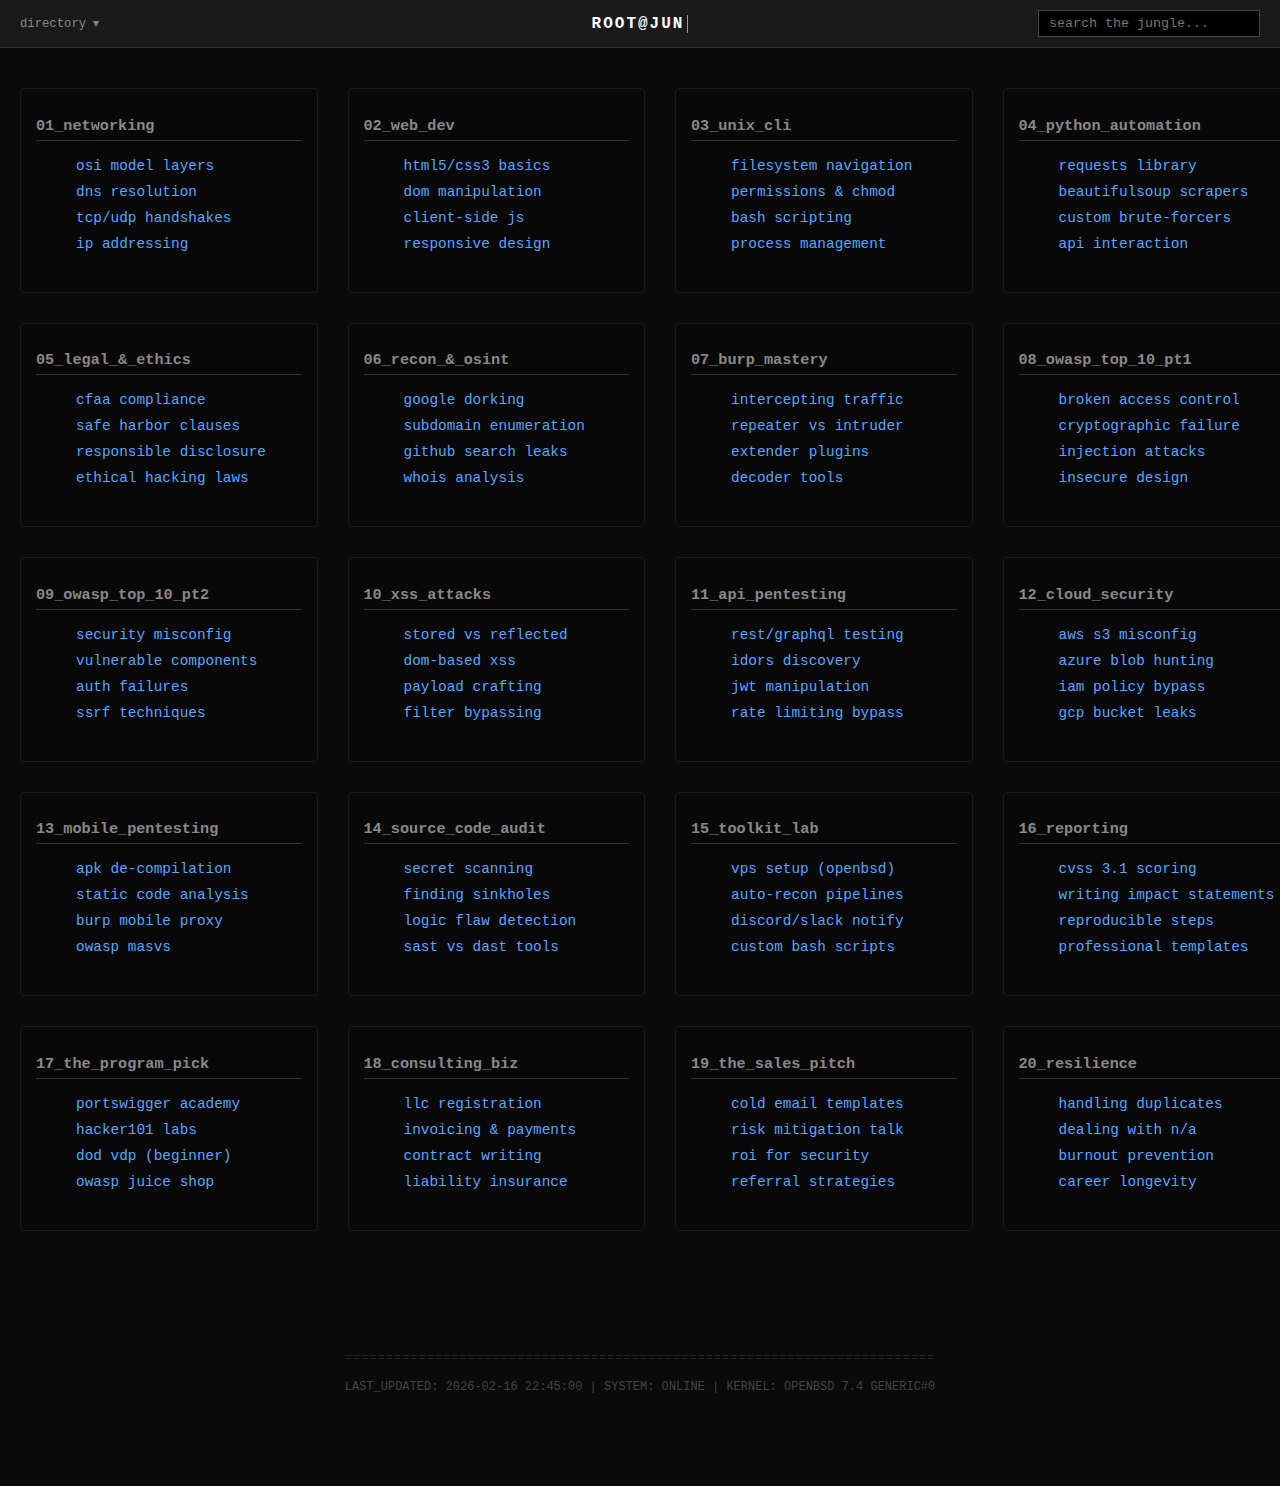
<file: index.html>
<!DOCTYPE html>
<html lang="en">
<head>
    <meta charset="UTF-8">
    <meta name="viewport" content="width=device-width, initial-scale=1.0">
    <title>MyCyberNotes | Bug Bounty Mastery</title>
    <link rel="stylesheet" href="style.css">
</head>
<body>

<nav class="top-nav">
    <div class="nav-left">
        <div class="dropdown" id="mainDropdown">
            <a href="#" class="dropbtn" id="dropToggle">directory ▾</a>
            <div class="dropdown-content" id="dropMenu">
                <a href="index.html">jungle (roadmap)</a>
                <a href="insights.html">insights (archive)</a>
                <a href="about.html">about (operator)</a>
                <a href="https://github.com/MyCyberNotes/I-Do-Cyber/discussions" target="_blank">community</a>
            </div>
        </div>
    </div>

    <div class="nav-center" id="jungle-quote">WELCOME TO THE JUNGLE</div>

    <div class="nav-right">
        <form action="#" class="search-form" onsubmit="return false;">
            <input type="text" placeholder="search the jungle..." class="nav-search">
        </form>
    </div>
</nav>

<main class="grid-content">
    <section class="cl-column">
        <h2>01_networking</h2>
        <ul>
            <li><a href="#" class="copyable">osi model layers</a></li>
            <li><a href="#" class="copyable">dns resolution</a></li>
            <li><a href="#" class="copyable">tcp/udp handshakes</a></li>
            <li><a href="#" class="copyable">ip addressing</a></li>
        </ul>
    </section>

    <section class="cl-column">
        <h2>02_web_dev</h2>
        <ul>
            <li><a href="#" class="copyable">html5/css3 basics</a></li>
            <li><a href="#" class="copyable">dom manipulation</a></li>
            <li><a href="#" class="copyable">client-side js</a></li>
            <li><a href="#" class="copyable">responsive design</a></li>
        </ul>
    </section>

    <section class="cl-column">
        <h2>03_unix_cli</h2>
        <ul>
            <li><a href="#" class="copyable">filesystem navigation</a></li>
            <li><a href="#" class="copyable">permissions & chmod</a></li>
            <li><a href="#" class="copyable">bash scripting</a></li>
            <li><a href="#" class="copyable">process management</a></li>
        </ul>
    </section>

    <section class="cl-column">
        <h2>04_python_automation</h2>
        <ul>
            <li><a href="#" class="copyable">requests library</a></li>
            <li><a href="#" class="copyable">beautifulsoup scrapers</a></li>
            <li><a href="#" class="copyable">custom brute-forcers</a></li>
            <li><a href="#" class="copyable">api interaction</a></li>
        </ul>
    </section>

    <section class="cl-column">
        <h2>05_legal_&_ethics</h2>
        <ul>
            <li><a href="#" class="copyable">cfaa compliance</a></li>
            <li><a href="#" class="copyable">safe harbor clauses</a></li>
            <li><a href="#" class="copyable">responsible disclosure</a></li>
            <li><a href="#" class="copyable">ethical hacking laws</a></li>
        </ul>
    </section>

    <section class="cl-column">
        <h2>06_recon_&_osint</h2>
        <ul>
            <li><a href="google-dorking.html">google dorking</a></li>
            <li><a href="#" class="copyable">subdomain enumeration</a></li>
            <li><a href="#" class="copyable">github search leaks</a></li>
            <li><a href="#" class="copyable">whois analysis</a></li>
        </ul>
    </section>

    <section class="cl-column">
        <h2>07_burp_mastery</h2>
        <ul>
            <li><a href="#" class="copyable">intercepting traffic</a></li>
            <li><a href="#" class="copyable">repeater vs intruder</a></li>
            <li><a href="#" class="copyable">extender plugins</a></li>
            <li><a href="#" class="copyable">decoder tools</a></li>
        </ul>
    </section>

    <section class="cl-column">
        <h2>08_owasp_top_10_pt1</h2>
        <ul>
            <li><a href="#" class="copyable">broken access control</a></li>
            <li><a href="#" class="copyable">cryptographic failure</a></li>
            <li><a href="#" class="copyable">injection attacks</a></li>
            <li><a href="#" class="copyable">insecure design</a></li>
        </ul>
    </section>

    <section class="cl-column">
        <h2>09_owasp_top_10_pt2</h2>
        <ul>
            <li><a href="#" class="copyable">security misconfig</a></li>
            <li><a href="#" class="copyable">vulnerable components</a></li>
            <li><a href="#" class="copyable">auth failures</a></li>
            <li><a href="#" class="copyable">ssrf techniques</a></li>
        </ul>
    </section>

    <section class="cl-column">
        <h2>10_xss_attacks</h2>
        <ul>
            <li><a href="#" class="copyable">stored vs reflected</a></li>
            <li><a href="#" class="copyable">dom-based xss</a></li>
            <li><a href="#" class="copyable">payload crafting</a></li>
            <li><a href="#" class="copyable">filter bypassing</a></li>
        </ul>
    </section>

    <section class="cl-column">
        <h2>11_api_pentesting</h2>
        <ul>
            <li><a href="#" class="copyable">rest/graphql testing</a></li>
            <li><a href="#" class="copyable">idors discovery</a></li>
            <li><a href="#" class="copyable">jwt manipulation</a></li>
            <li><a href="#" class="copyable">rate limiting bypass</a></li>
        </ul>
    </section>

    <section class="cl-column">
        <h2>12_cloud_security</h2>
        <ul>
            <li><a href="#" class="copyable">aws s3 misconfig</a></li>
            <li><a href="#" class="copyable">azure blob hunting</a></li>
            <li><a href="#" class="copyable">iam policy bypass</a></li>
            <li><a href="#" class="copyable">gcp bucket leaks</a></li>
        </ul>
    </section>

    <section class="cl-column">
        <h2>13_mobile_pentesting</h2>
        <ul>
            <li><a href="#" class="copyable">apk de-compilation</a></li>
            <li><a href="#" class="copyable">static code analysis</a></li>
            <li><a href="#" class="copyable">burp mobile proxy</a></li>
            <li><a href="#" class="copyable">owasp masvs</a></li>
        </ul>
    </section>

    <section class="cl-column">
        <h2>14_source_code_audit</h2>
        <ul>
            <li><a href="#" class="copyable">secret scanning</a></li>
            <li><a href="#" class="copyable">finding sinkholes</a></li>
            <li><a href="#" class="copyable">logic flaw detection</a></li>
            <li><a href="#" class="copyable">sast vs dast tools</a></li>
        </ul>
    </section>

    <section class="cl-column">
        <h2>15_toolkit_lab</h2>
        <ul>
            <li><a href="#" class="copyable">vps setup (openbsd)</a></li>
            <li><a href="#" class="copyable">auto-recon pipelines</a></li>
            <li><a href="#" class="copyable">discord/slack notify</a></li>
            <li><a href="#" class="copyable">custom bash scripts</a></li>
        </ul>
    </section>

    <section class="cl-column">
        <h2>16_reporting</h2>
        <ul>
            <li><a href="#" class="copyable">cvss 3.1 scoring</a></li>
            <li><a href="#" class="copyable">writing impact statements</a></li>
            <li><a href="#" class="copyable">reproducible steps</a></li>
            <li><a href="#" class="copyable">professional templates</a></li>
        </ul>
    </section>

    <section class="cl-column">
        <h2>17_the_program_pick</h2>
        <ul>
            <li><a href="https://portswigger.net/web-security" target="_blank">portswigger academy</a></li>
            <li><a href="https://www.hacker101.com/" target="_blank">hacker101 labs</a></li>
            <li><a href="https://hackerone.com/deptofdefense" target="_blank">dod vdp (beginner)</a></li>
            <li><a href="https://owasp.org/www-project-juice-shop/" target="_blank">owasp juice shop</a></li>
        </ul>
    </section>

    <section class="cl-column">
        <h2>18_consulting_biz</h2>
        <ul>
            <li><a href="#" class="copyable">llc registration</a></li>
            <li><a href="#" class="copyable">invoicing & payments</a></li>
            <li><a href="#" class="copyable">contract writing</a></li>
            <li><a href="#" class="copyable">liability insurance</a></li>
        </ul>
    </section>

    <section class="cl-column">
        <h2>19_the_sales_pitch</h2>
        <ul>
            <li><a href="#" class="copyable">cold email templates</a></li>
            <li><a href="#" class="copyable">risk mitigation talk</a></li>
            <li><a href="#" class="copyable">roi for security</a></li>
            <li><a href="#" class="copyable">referral strategies</a></li>
        </ul>
    </section>

    <section class="cl-column">
        <h2>20_resilience</h2>
        <ul>
            <li><a href="#" class="copyable">handling duplicates</a></li>
            <li><a href="#" class="copyable">dealing with n/a</a></li>
            <li><a href="#" class="copyable">burnout prevention</a></li>
            <li><a href="#" class="copyable">career longevity</a></li>
        </ul>
    </section>
</main>

<footer class="jungle-footer">
    <div class="divider">========================================================================</div>
    <p>LAST_UPDATED: 2026-02-16 22:45:00 | SYSTEM: ONLINE | KERNEL: OPENBSD 7.4 GENERIC#0</p>
</footer>

<script>
    // --- STICKY DROPDOWN TOGGLE ---
    document.addEventListener('DOMContentLoaded', function () {
        var toggle = document.getElementById('dropToggle');
        var menu   = document.getElementById('dropMenu');

        toggle.addEventListener('click', function (e) {
            e.preventDefault();
            e.stopPropagation();
            menu.classList.toggle('open');
        });

        document.addEventListener('click', function (e) {
            if (!e.target.closest('#mainDropdown')) {
                menu.classList.remove('open');
            }
        });
    });

    // --- TYPEWRITER ---
    const quotes = [
        "WELCOME TO THE JUNGLE", "HACK THE PLANET", "STAY PARANOID",
        "INFORMATION WANTS TO BE FREE", "ROOT@JUNGLE:~#",
        "SYSTEM_STATUS: OPERATIONAL", "ENCRYPT_EVERYTHING",
        "INITIALIZING NEURAL LINK...", "SEEK THE TRUTH IN THE CODE"
    ];

    function typeWriter(text, i, fnCallback) {
        if (i < text.length) {
            document.getElementById("jungle-quote").innerHTML =
                text.substring(0, i + 1) + '<span aria-hidden="true" class="cursor"></span>';
            setTimeout(function () { typeWriter(text, i + 1, fnCallback); }, 100);
        } else {
            document.getElementById("jungle-quote").innerHTML = text;
            if (typeof fnCallback == 'function') { setTimeout(fnCallback, 2000); }
        }
    }

    function updateQuote() {
        var quoteElement = document.getElementById('jungle-quote');
        var newQuote = quotes[Math.floor(Math.random() * quotes.length)];
        quoteElement.innerHTML = '';
        typeWriter(newQuote, 0);
    }

    setInterval(updateQuote, 180000);
    updateQuote();

    // --- COPY ON CLICK ---
    document.querySelectorAll('.copyable').forEach(function (item) {
        item.addEventListener('click', function (e) {
            var destination = this.getAttribute('href');
            if (destination === "#" || !destination) {
                e.preventDefault();
                var originalText = this.innerText;
                navigator.clipboard.writeText(originalText).then(function () {
                    item.innerText = "COPIED!";
                    setTimeout(function () { item.innerText = originalText; }, 800);
                });
            }
        });
    });
</script>

</body>
</html>
</file>
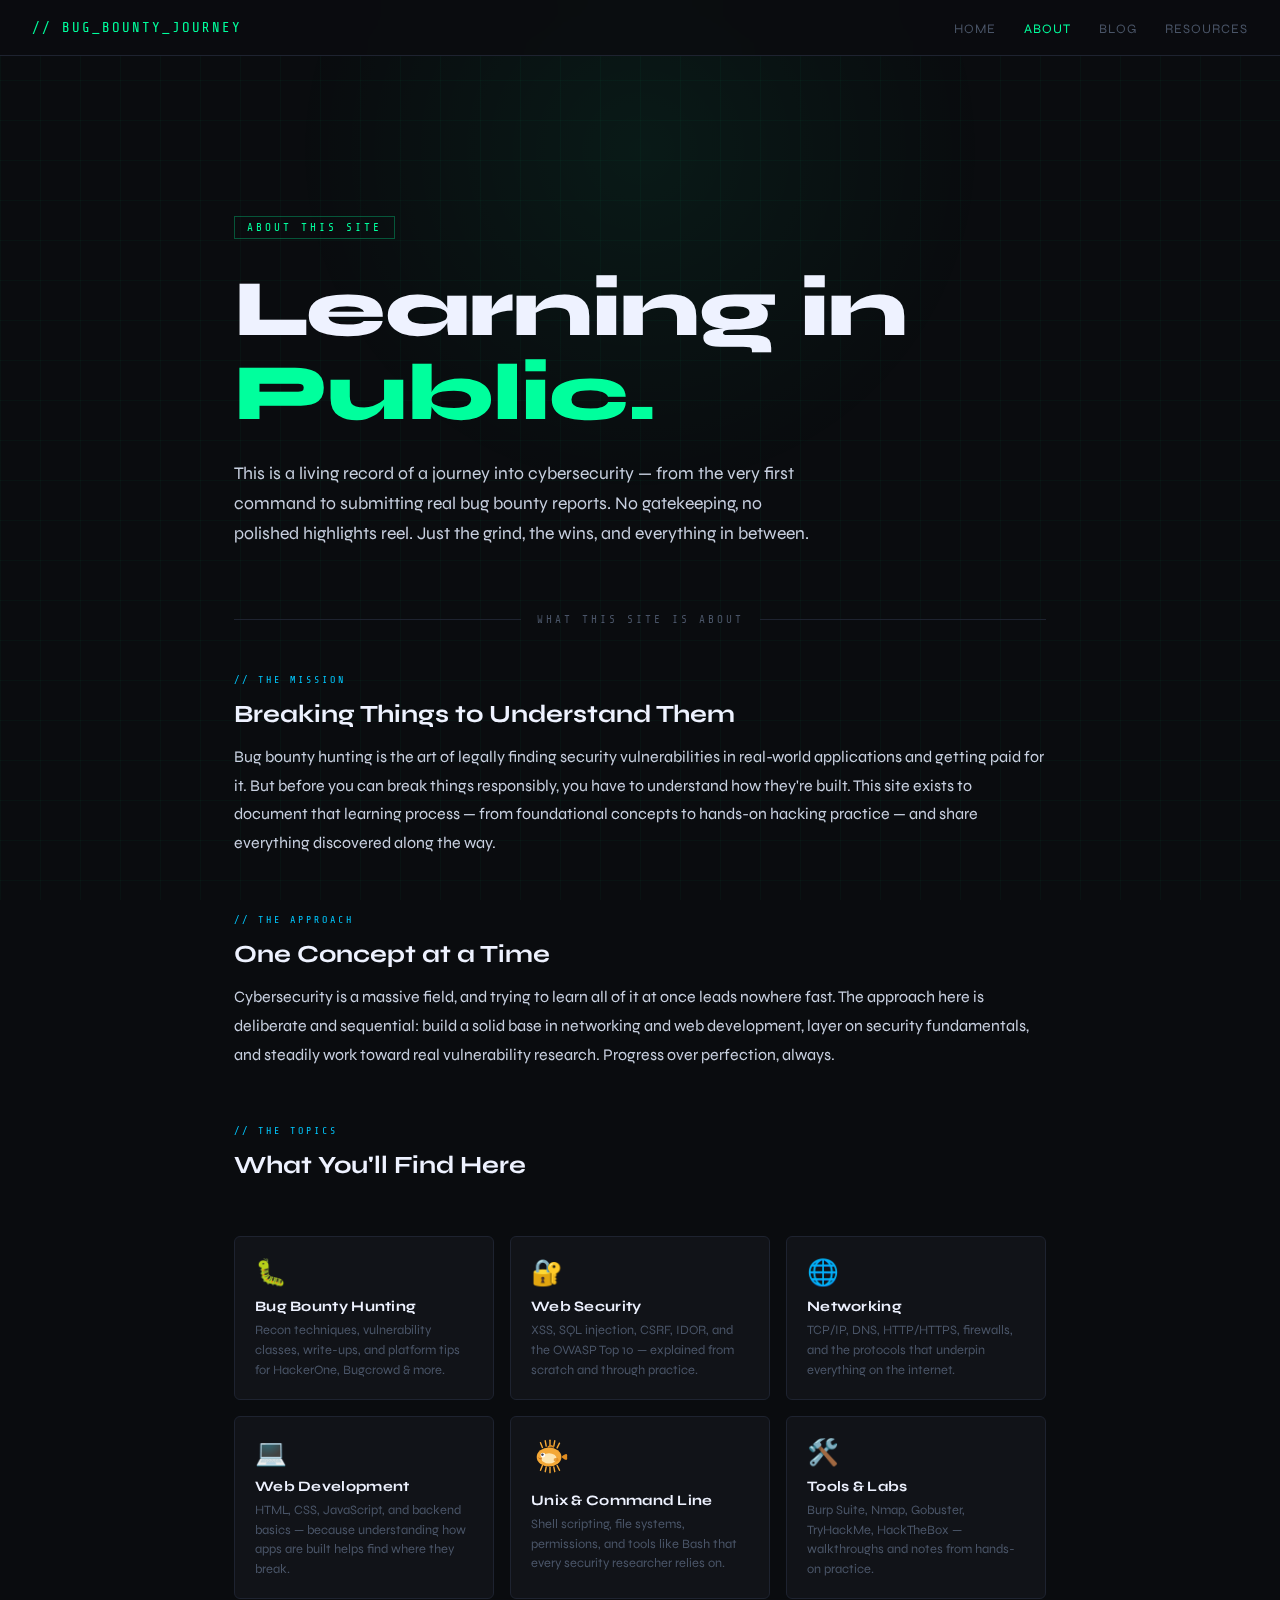
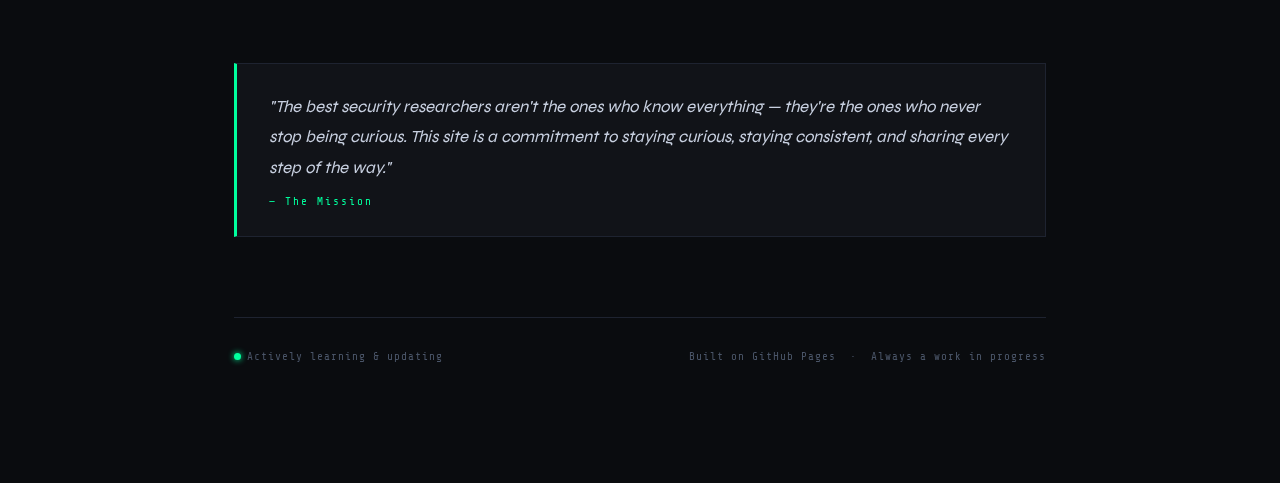
<file: about.html>
<!DOCTYPE html>
<html lang="en">
<head>
  <meta charset="UTF-8" />
  <meta name="viewport" content="width=device-width, initial-scale=1.0" />
  <title>About | Bug Bounty Journey</title>
  <link href="https://fonts.googleapis.com/css2?family=Share+Tech+Mono&family=Syne:wght@400;700;800&display=swap" rel="stylesheet" />
  <style>
    :root {
      --bg: #0a0c0f;
      --surface: #111318;
      --border: #1e2330;
      --accent: #00ff9d;
      --accent2: #00c8ff;
      --text: #c8d0e0;
      --muted: #4a5568;
      --heading: #eef2ff;
    }

    *, *::before, *::after { box-sizing: border-box; margin: 0; padding: 0; }

    body {
      background: var(--bg);
      color: var(--text);
      font-family: 'Syne', sans-serif;
      min-height: 100vh;
      overflow-x: hidden;
    }

    /* Grid noise background */
    body::before {
      content: '';
      position: fixed;
      inset: 0;
      background-image:
        linear-gradient(rgba(0,255,157,0.03) 1px, transparent 1px),
        linear-gradient(90deg, rgba(0,255,157,0.03) 1px, transparent 1px);
      background-size: 40px 40px;
      pointer-events: none;
      z-index: 0;
    }

    /* Glowing orb */
    body::after {
      content: '';
      position: fixed;
      top: -200px;
      left: 50%;
      transform: translateX(-50%);
      width: 700px;
      height: 700px;
      background: radial-gradient(circle, rgba(0,255,157,0.06) 0%, transparent 70%);
      pointer-events: none;
      z-index: 0;
    }

    .container {
      max-width: 860px;
      margin: 0 auto;
      padding: 80px 24px 120px;
      position: relative;
      z-index: 1;
    }

    /* — NAV BAR PLACEHOLDER — */
    nav {
      position: fixed;
      top: 0; left: 0; right: 0;
      height: 56px;
      background: rgba(10,12,15,0.85);
      backdrop-filter: blur(12px);
      border-bottom: 1px solid var(--border);
      display: flex;
      align-items: center;
      padding: 0 32px;
      z-index: 100;
    }

    .nav-logo {
      font-family: 'Share Tech Mono', monospace;
      color: var(--accent);
      font-size: 14px;
      letter-spacing: 2px;
    }

    .nav-links {
      margin-left: auto;
      display: flex;
      gap: 28px;
      list-style: none;
    }

    .nav-links a {
      color: var(--muted);
      text-decoration: none;
      font-size: 13px;
      letter-spacing: 1px;
      text-transform: uppercase;
      transition: color 0.2s;
    }

    .nav-links a:hover,
    .nav-links a.active { color: var(--accent); }

    /* — HERO — */
    .hero {
      margin-top: 56px;
      padding-top: 80px;
    }

    .tag {
      display: inline-block;
      font-family: 'Share Tech Mono', monospace;
      font-size: 11px;
      color: var(--accent);
      letter-spacing: 3px;
      text-transform: uppercase;
      border: 1px solid rgba(0,255,157,0.3);
      padding: 4px 12px;
      margin-bottom: 28px;
      animation: fadeUp 0.6s ease both;
    }

    h1 {
      font-size: clamp(2.8rem, 7vw, 5rem);
      font-weight: 800;
      color: var(--heading);
      line-height: 1.05;
      letter-spacing: -1px;
      animation: fadeUp 0.6s 0.1s ease both;
    }

    h1 span {
      color: var(--accent);
      position: relative;
    }

    .subtitle {
      margin-top: 24px;
      font-size: 1.1rem;
      line-height: 1.7;
      color: var(--text);
      max-width: 580px;
      animation: fadeUp 0.6s 0.2s ease both;
    }

    /* — DIVIDER — */
    .divider {
      display: flex;
      align-items: center;
      gap: 16px;
      margin: 64px 0 48px;
      animation: fadeUp 0.6s 0.3s ease both;
    }

    .divider::before, .divider::after {
      content: '';
      flex: 1;
      height: 1px;
      background: var(--border);
    }

    .divider span {
      font-family: 'Share Tech Mono', monospace;
      font-size: 11px;
      color: var(--muted);
      letter-spacing: 3px;
      text-transform: uppercase;
      white-space: nowrap;
    }

    /* — SECTIONS — */
    .section {
      margin-bottom: 56px;
      animation: fadeUp 0.6s ease both;
    }

    .section-label {
      font-family: 'Share Tech Mono', monospace;
      font-size: 10px;
      color: var(--accent2);
      letter-spacing: 3px;
      text-transform: uppercase;
      margin-bottom: 14px;
    }

    .section h2 {
      font-size: 1.55rem;
      font-weight: 700;
      color: var(--heading);
      margin-bottom: 14px;
    }

    .section p {
      font-size: 1rem;
      line-height: 1.8;
      color: var(--text);
    }

    /* — TOPIC GRID — */
    .topic-grid {
      display: grid;
      grid-template-columns: repeat(auto-fill, minmax(220px, 1fr));
      gap: 16px;
      margin-top: 32px;
      animation: fadeUp 0.6s 0.5s ease both;
    }

    .topic-card {
      background: var(--surface);
      border: 1px solid var(--border);
      border-radius: 6px;
      padding: 20px 20px 18px;
      position: relative;
      overflow: hidden;
      transition: border-color 0.25s, transform 0.25s;
    }

    .topic-card:hover {
      border-color: rgba(0,255,157,0.4);
      transform: translateY(-3px);
    }

    .topic-card::before {
      content: '';
      position: absolute;
      top: 0; left: 0; right: 0;
      height: 2px;
      background: linear-gradient(90deg, var(--accent), var(--accent2));
      opacity: 0;
      transition: opacity 0.25s;
    }

    .topic-card:hover::before { opacity: 1; }

    .topic-icon {
      font-size: 1.6rem;
      margin-bottom: 10px;
    }

    .topic-title {
      font-size: 0.9rem;
      font-weight: 700;
      color: var(--heading);
      margin-bottom: 6px;
      letter-spacing: 0.3px;
    }

    .topic-desc {
      font-size: 0.8rem;
      color: var(--muted);
      line-height: 1.55;
    }

    /* — MISSION BANNER — */
    .mission {
      background: var(--surface);
      border: 1px solid var(--border);
      border-left: 3px solid var(--accent);
      padding: 28px 32px;
      margin: 64px 0;
      animation: fadeUp 0.6s 0.6s ease both;
    }

    .mission p {
      font-size: 1.05rem;
      line-height: 1.8;
      color: var(--text);
      font-style: italic;
    }

    .mission .author {
      margin-top: 12px;
      font-family: 'Share Tech Mono', monospace;
      font-size: 11px;
      color: var(--accent);
      letter-spacing: 2px;
    }

    /* — FOOTER — */
    footer {
      border-top: 1px solid var(--border);
      padding-top: 32px;
      margin-top: 80px;
      display: flex;
      align-items: center;
      justify-content: space-between;
      flex-wrap: wrap;
      gap: 12px;
      animation: fadeUp 0.6s 0.7s ease both;
    }

    footer p {
      font-family: 'Share Tech Mono', monospace;
      font-size: 11px;
      color: var(--muted);
      letter-spacing: 1px;
    }

    .status-dot {
      display: inline-block;
      width: 7px; height: 7px;
      border-radius: 50%;
      background: var(--accent);
      margin-right: 6px;
      box-shadow: 0 0 6px var(--accent);
      animation: pulse 2s infinite;
    }

    /* — ANIMATIONS — */
    @keyframes fadeUp {
      from { opacity: 0; transform: translateY(20px); }
      to   { opacity: 1; transform: translateY(0); }
    }

    @keyframes pulse {
      0%, 100% { opacity: 1; }
      50%       { opacity: 0.3; }
    }

    /* Stagger section animations */
    .section:nth-child(1) { animation-delay: 0.35s; }
    .section:nth-child(2) { animation-delay: 0.45s; }
    .section:nth-child(3) { animation-delay: 0.55s; }
  </style>
</head>
<body>

  <nav>
    <span class="nav-logo">// BUG_BOUNTY_JOURNEY</span>
    <ul class="nav-links">
      <li><a href="#">Home</a></li>
      <li><a href="#" class="active">About</a></li>
      <li><a href="#">Blog</a></li>
      <li><a href="#">Resources</a></li>
    </ul>
  </nav>

  <div class="container">

    <div class="hero">
      <div class="tag">About This Site</div>
      <h1>Learning in<br><span>Public.</span></h1>
      <p class="subtitle">
        This is a living record of a journey into cybersecurity — from the very first command to submitting real bug bounty reports. No gatekeeping, no polished highlights reel. Just the grind, the wins, and everything in between.
      </p>
    </div>

    <div class="divider"><span>What This Site Is About</span></div>

    <div class="section">
      <div class="section-label">// The Mission</div>
      <h2>Breaking Things to Understand Them</h2>
      <p>
        Bug bounty hunting is the art of legally finding security vulnerabilities in real-world applications and getting paid for it. But before you can break things responsibly, you have to understand how they're built. This site exists to document that learning process — from foundational concepts to hands-on hacking practice — and share everything discovered along the way.
      </p>
    </div>

    <div class="section">
      <div class="section-label">// The Approach</div>
      <h2>One Concept at a Time</h2>
      <p>
        Cybersecurity is a massive field, and trying to learn all of it at once leads nowhere fast. The approach here is deliberate and sequential: build a solid base in networking and web development, layer on security fundamentals, and steadily work toward real vulnerability research. Progress over perfection, always.
      </p>
    </div>

    <div class="section">
      <div class="section-label">// The Topics</div>
      <h2>What You'll Find Here</h2>
    </div>

    <div class="topic-grid">
      <div class="topic-card">
        <div class="topic-icon">🐛</div>
        <div class="topic-title">Bug Bounty Hunting</div>
        <div class="topic-desc">Recon techniques, vulnerability classes, write-ups, and platform tips for HackerOne, Bugcrowd & more.</div>
      </div>
      <div class="topic-card">
        <div class="topic-icon">🔐</div>
        <div class="topic-title">Web Security</div>
        <div class="topic-desc">XSS, SQL injection, CSRF, IDOR, and the OWASP Top 10 — explained from scratch and through practice.</div>
      </div>
      <div class="topic-card">
        <div class="topic-icon">🌐</div>
        <div class="topic-title">Networking</div>
        <div class="topic-desc">TCP/IP, DNS, HTTP/HTTPS, firewalls, and the protocols that underpin everything on the internet.</div>
      </div>
      <div class="topic-card">
        <div class="topic-icon">💻</div>
        <div class="topic-title">Web Development</div>
        <div class="topic-desc">HTML, CSS, JavaScript, and backend basics — because understanding how apps are built helps find where they break.</div>
      </div>
      <div class="topic-card">
        <div class="topic-icon">
          <!-- Puffy the OpenBSD fish SVG -->
          <svg width="38" height="38" viewBox="0 0 80 80" fill="none" xmlns="http://www.w3.org/2000/svg">
            <!-- Body -->
            <ellipse cx="38" cy="42" rx="26" ry="20" fill="#f4a836"/>
            <!-- Puffer spines top -->
            <line x1="24" y1="22" x2="20" y2="12" stroke="#f4a836" stroke-width="3" stroke-linecap="round"/>
            <line x1="32" y1="19" x2="30" y2="8" stroke="#f4a836" stroke-width="3" stroke-linecap="round"/>
            <line x1="40" y1="18" x2="40" y2="7" stroke="#f4a836" stroke-width="3" stroke-linecap="round"/>
            <line x1="48" y1="19" x2="50" y2="8" stroke="#f4a836" stroke-width="3" stroke-linecap="round"/>
            <line x1="55" y1="23" x2="60" y2="13" stroke="#f4a836" stroke-width="3" stroke-linecap="round"/>
            <!-- Puffer spines bottom -->
            <line x1="24" y1="60" x2="20" y2="70" stroke="#f4a836" stroke-width="3" stroke-linecap="round"/>
            <line x1="32" y1="63" x2="30" y2="73" stroke="#f4a836" stroke-width="3" stroke-linecap="round"/>
            <line x1="40" y1="64" x2="40" y2="75" stroke="#f4a836" stroke-width="3" stroke-linecap="round"/>
            <line x1="48" y1="63" x2="50" y2="73" stroke="#f4a836" stroke-width="3" stroke-linecap="round"/>
            <line x1="55" y1="60" x2="60" y2="70" stroke="#f4a836" stroke-width="3" stroke-linecap="round"/>
            <!-- Belly -->
            <ellipse cx="38" cy="45" rx="16" ry="11" fill="#fde5b0"/>
            <!-- Tail -->
            <path d="M64 42 Q78 30 76 42 Q78 54 64 42Z" fill="#e08c20"/>
            <!-- Eye -->
            <circle cx="25" cy="38" r="5" fill="white"/>
            <circle cx="24" cy="37" r="2.5" fill="#1a1a2e"/>
            <circle cx="23.2" cy="36.2" r="0.9" fill="white"/>
            <!-- Mouth -->
            <path d="M16 44 Q18 48 22 46" stroke="#c0621a" stroke-width="2" stroke-linecap="round" fill="none"/>
            <!-- Fin top -->
            <path d="M35 22 Q42 14 48 22" stroke="#e08c20" stroke-width="2.5" fill="#f4a836" fill-opacity="0.6"/>
            <!-- Fin side -->
            <path d="M48 46 Q58 40 58 50 Q52 54 48 50Z" fill="#e08c20" opacity="0.8"/>
          </svg>
        </div>
        <div class="topic-title">Unix & Command Line</div>
        <div class="topic-desc">Shell scripting, file systems, permissions, and tools like Bash that every security researcher relies on.</div>
      </div>
      <div class="topic-card">
        <div class="topic-icon">🛠️</div>
        <div class="topic-title">Tools & Labs</div>
        <div class="topic-desc">Burp Suite, Nmap, Gobuster, TryHackMe, HackTheBox — walkthroughs and notes from hands-on practice.</div>
      </div>
    </div>

    <div class="mission">
      <p>
        "The best security researchers aren't the ones who know everything — they're the ones who never stop being curious. This site is a commitment to staying curious, staying consistent, and sharing every step of the way."
      </p>
      <div class="author">— The Mission</div>
    </div>

    <footer>
      <p><span class="status-dot"></span>Actively learning & updating</p>
      <p>Built on GitHub Pages &nbsp;·&nbsp; Always a work in progress</p>
    </footer>

  </div>
</body>
</html>
</file>
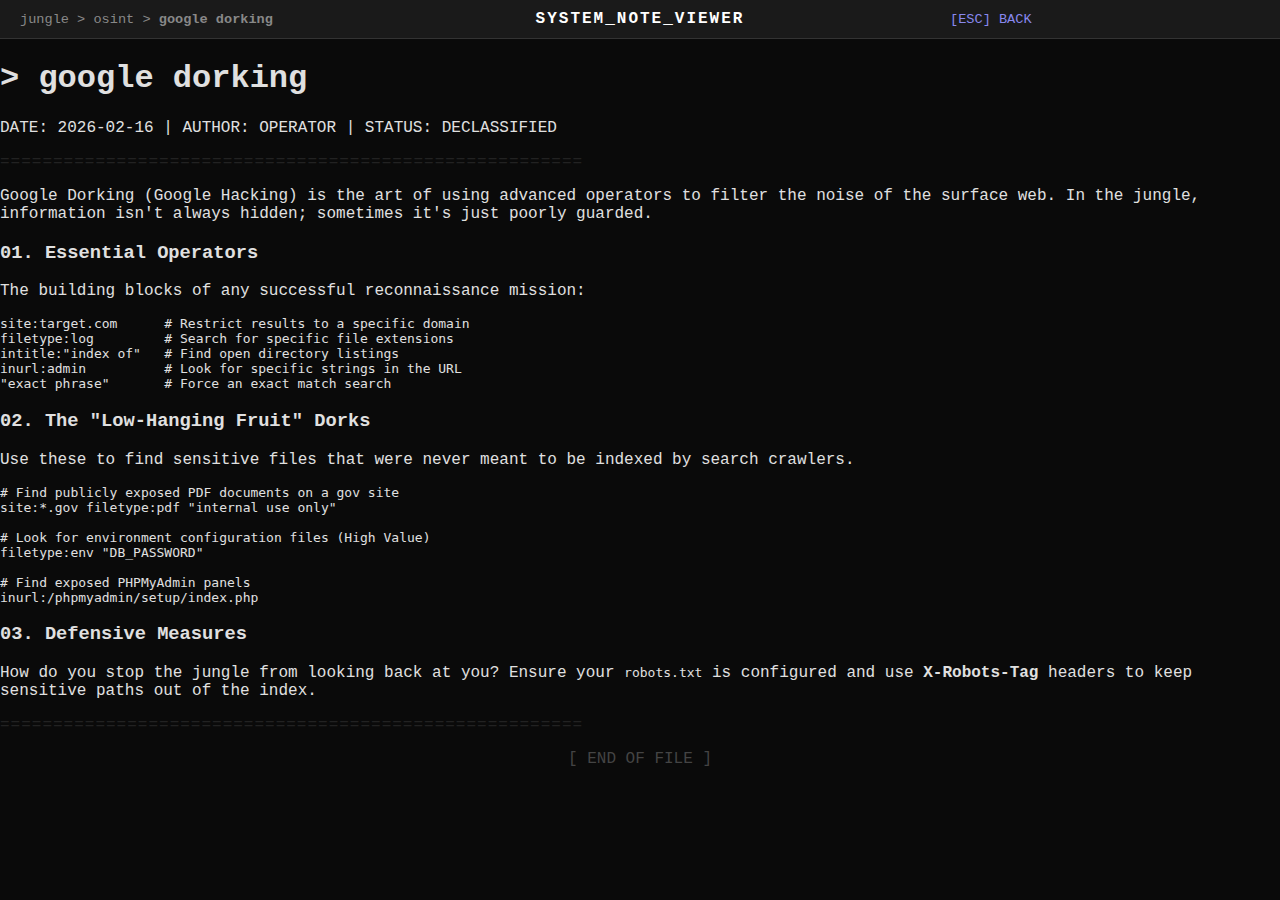
<file: google-dorking.html>
<!DOCTYPE html>
<html lang="en">
<head>
    <meta charset="UTF-8">
    <meta name="viewport" content="width=device-width, initial-scale=1.0">
    <title>Jungle://Notes/OSINT/Google-Dorking</title>
    <link rel="stylesheet" href="style.css">
</head>
<body>

    <nav class="top-nav">
        <div class="nav-left">
            <a href="index.html">jungle</a> > <a href="#">osint</a> > <b>google dorking</b>
        </div>
        <div class="nav-center">SYSTEM_NOTE_VIEWER</div>
        <div class="nav-right">
            <a href="index.html" style="color: #8888ee; text-decoration: none;">[ESC] BACK</a>
        </div>
    </nav>

    <main class="note-container">
        <header class="note-header">
            <h1>> google dorking</h1>
            <p class="metadata">DATE: 2026-02-16 | AUTHOR: OPERATOR | STATUS: DECLASSIFIED</p>
            <div class="divider">=======================================================</div>
        </header>

        <article class="note-content">
            <p>Google Dorking (Google Hacking) is the art of using advanced operators to filter the noise of the surface web. In the jungle, information isn't always hidden; sometimes it's just poorly guarded.</p>
            
            <h3>01. Essential Operators</h3>
            <p>The building blocks of any successful reconnaissance mission:</p>
            <pre><code>site:target.com      # Restrict results to a specific domain
filetype:log         # Search for specific file extensions
intitle:"index of"   # Find open directory listings
inurl:admin          # Look for specific strings in the URL
"exact phrase"       # Force an exact match search</code></pre>

            <h3>02. The "Low-Hanging Fruit" Dorks</h3>
            <p>Use these to find sensitive files that were never meant to be indexed by search crawlers.</p>
            
            

            <pre><code># Find publicly exposed PDF documents on a gov site
site:*.gov filetype:pdf "internal use only"

# Look for environment configuration files (High Value)
filetype:env "DB_PASSWORD"

# Find exposed PHPMyAdmin panels
inurl:/phpmyadmin/setup/index.php</code></pre>

            <h3>03. Defensive Measures</h3>
            <p>How do you stop the jungle from looking back at you? Ensure your <code>robots.txt</code> is configured and use <strong>X-Robots-Tag</strong> headers to keep sensitive paths out of the index.</p>
            
            <div class="divider">=======================================================</div>
            <p style="text-align: center; color: #444;">[ END OF FILE ]</p>
        </article>
    </main>

</body>
</html>
</file>
<file: style.css>
/* --- 1. GLOBAL SETTINGS --- */
html, body {
    margin: 0;
    padding: 0;
    background-color: #0a0a0a; 
    overflow-x: hidden; 
    min-height: 100vh;
}

body {
    display: flex;
    flex-direction: column;
    color: #e0e0e0;
    font-family: 'Courier New', Courier, monospace;
}

/* --- 2. TOP NAVIGATION --- */
.top-nav { 
    display: flex; 
    justify-content: space-between; 
    align-items: center; 
    padding: 10px 20px; 
    background-color: #1a1a1a; 
    border-bottom: 1px solid #333; 
    position: sticky; 
    top: 0; 
    z-index: 1000; 
}

.nav-left, .nav-right { flex: 1; font-size: 0.85em; color: #888; }
.nav-left a { color: #888; text-decoration: none; transition: 0.3s; }
.nav-left a:hover { color: #ffffff; text-shadow: 0 0 8px rgba(255, 255, 255, 0.6); }

.nav-center { 
    flex: 2; 
    text-align: center; 
    font-weight: bold; 
    letter-spacing: 2px; 
    color: #ffffff; 
}

.nav-search { 
    background: #000; 
    border: 1px solid #444; 
    color: #58a6ff; 
    padding: 5px 10px; 
    outline: none; 
    width: 100%; 
    max-width: 200px; 
    float: right;
    font-family: inherit;
}

/* --- 3. THE ROADMAP GRID --- */
.grid-content { 
    flex-grow: 1; 
    display: grid; 
    grid-template-columns: repeat(auto-fill, minmax(250px, 1fr)); 
    gap: 30px; 
    padding: 40px 20px; 
    max-width: 1600px; 
    margin: 0 auto; 
    width: 100%;
}

.cl-column { 
    background: #080808; 
    border: 1px solid #1a1a1a; 
    padding: 15px; 
    border-radius: 4px; 
}

.cl-column h2 { 
    font-size: 0.95em; 
    text-transform: lowercase; 
    border-bottom: 1px solid #333; 
    padding-bottom: 5px; 
    margin-bottom: 10px; 
    color: #888; 
}

/* --- 4. THE SCROLLING LISTS --- */
ul { list-style: none; max-height: 150px; overflow-y: auto; padding-right: 5px; }

ul::-webkit-scrollbar { width: 4px; }
ul::-webkit-scrollbar-track { background: #050505; }
ul::-webkit-scrollbar-thumb { background: #222; }
ul::-webkit-scrollbar-thumb:hover { background: #58a6ff; }

li { margin-bottom: 8px; }
li a { 
    text-decoration: none; 
    color: #58a6ff; 
    font-size: 0.9em; 
    transition: 0.2s; 
}

li a:hover { 
    color: #ffffff !important; 
    text-decoration: underline; 
}

/* --- 5. FOOTER --- */
.jungle-footer { 
    text-align: center; 
    padding: 80px 20px; /* Maximum breathing room */
    font-size: 0.75em; 
    color: #444; 
}
.divider { margin-bottom: 15px; letter-spacing: 1px; color: #222; }

/* --- 6. TYPEWRITER CURSOR --- */
.cursor { border-left: .1em solid #58a6ff; margin-left: 3px; animation: blink .7s infinite; }
@keyframes blink { from, to { border-color: transparent } 50% { border-color: #58a6ff; } }

/* --- 7. LIBRARY CARD CATALOG --- */
.card-catalog {
    display: flex;
    flex-wrap: wrap;
    gap: 30px;
    padding: 60px 20px;
    justify-content: center;
    max-width: 1400px;
    margin: 0 auto;
}

.library-card {
    background-color: #0f0f0f; /* Slightly lighter than body for depth */
    border: 1px solid #222;
    width: 320px;
    height: 220px;
    padding: 20px;
    position: relative;
    box-shadow: 4px 4px 0px #58a6ff; /* GitHub Blue shadow */
    transition: transform 0.2s;
    display: flex;
    flex-direction: column;
}

.library-card:hover {
    transform: translateY(-5px);
    border-color: #58a6ff;
}

.card-header {
    display: flex;
    justify-content: space-between;
    font-size: 0.7em;
    color: #58a6ff;
    border-bottom: 1px solid #333;
    padding-bottom: 5px;
    margin-bottom: 15px;
    letter-spacing: 1px;
}

.library-card h3 {
    font-size: 1em;
    color: #ffffff;
    margin-bottom: 10px;
    text-transform: uppercase;
}

.library-card p {
    font-size: 0.8em;
    color: #aaa;
    line-height: 1.5;
    flex-grow: 1;
}

.punch-hole {
    width: 16px;
    height: 16px;
    background-color: #0a0a0a; /* Matches the main body background */
    border: 1px solid #333;
    border-radius: 50%;
    margin: 0 auto;
    position: absolute;
    bottom: 15px;
    left: 50%;
    transform: translateX(-50%);
}
/* --- 8. STICKY DROPDOWN (CDE STYLE) --- */
.dropdown {
    position: relative;
    display: inline-block;
}

.dropbtn {
    color: #888;
    text-decoration: none;
    font-size: 0.9em;
    cursor: pointer;
    text-transform: lowercase;
    transition: 0.3s;
}

/* We only highlight the button text on hover now, not open the menu */
.dropbtn:hover {
    color: #ffffff;
    text-shadow: 0 0 8px rgba(255, 255, 255, 0.6);
}

.dropdown-content {
    display: none; /* Hidden by default */
    position: absolute;
    background-color: #1a1a1a;
    min-width: 220px;
    box-shadow: 0px 8px 16px 0px rgba(0,0,0,0.8);
    border: 1px solid #333;
    z-index: 1001;
    top: 100%;
    left: 0;
    margin-top: 5px;
}

.dropdown-content a {
    color: #888;
    padding: 12px 16px;
    text-decoration: none;
    display: block;
    font-size: 0.85em;
    border-bottom: 1px solid #222;
}

.dropdown-content a:hover {
    background-color: #050505;
    color: #58a6ff;
}

/* THE MAGIC: This class is toggled by JavaScript to keep the menu open */
.show {
    display: block !important;
}
</file>
